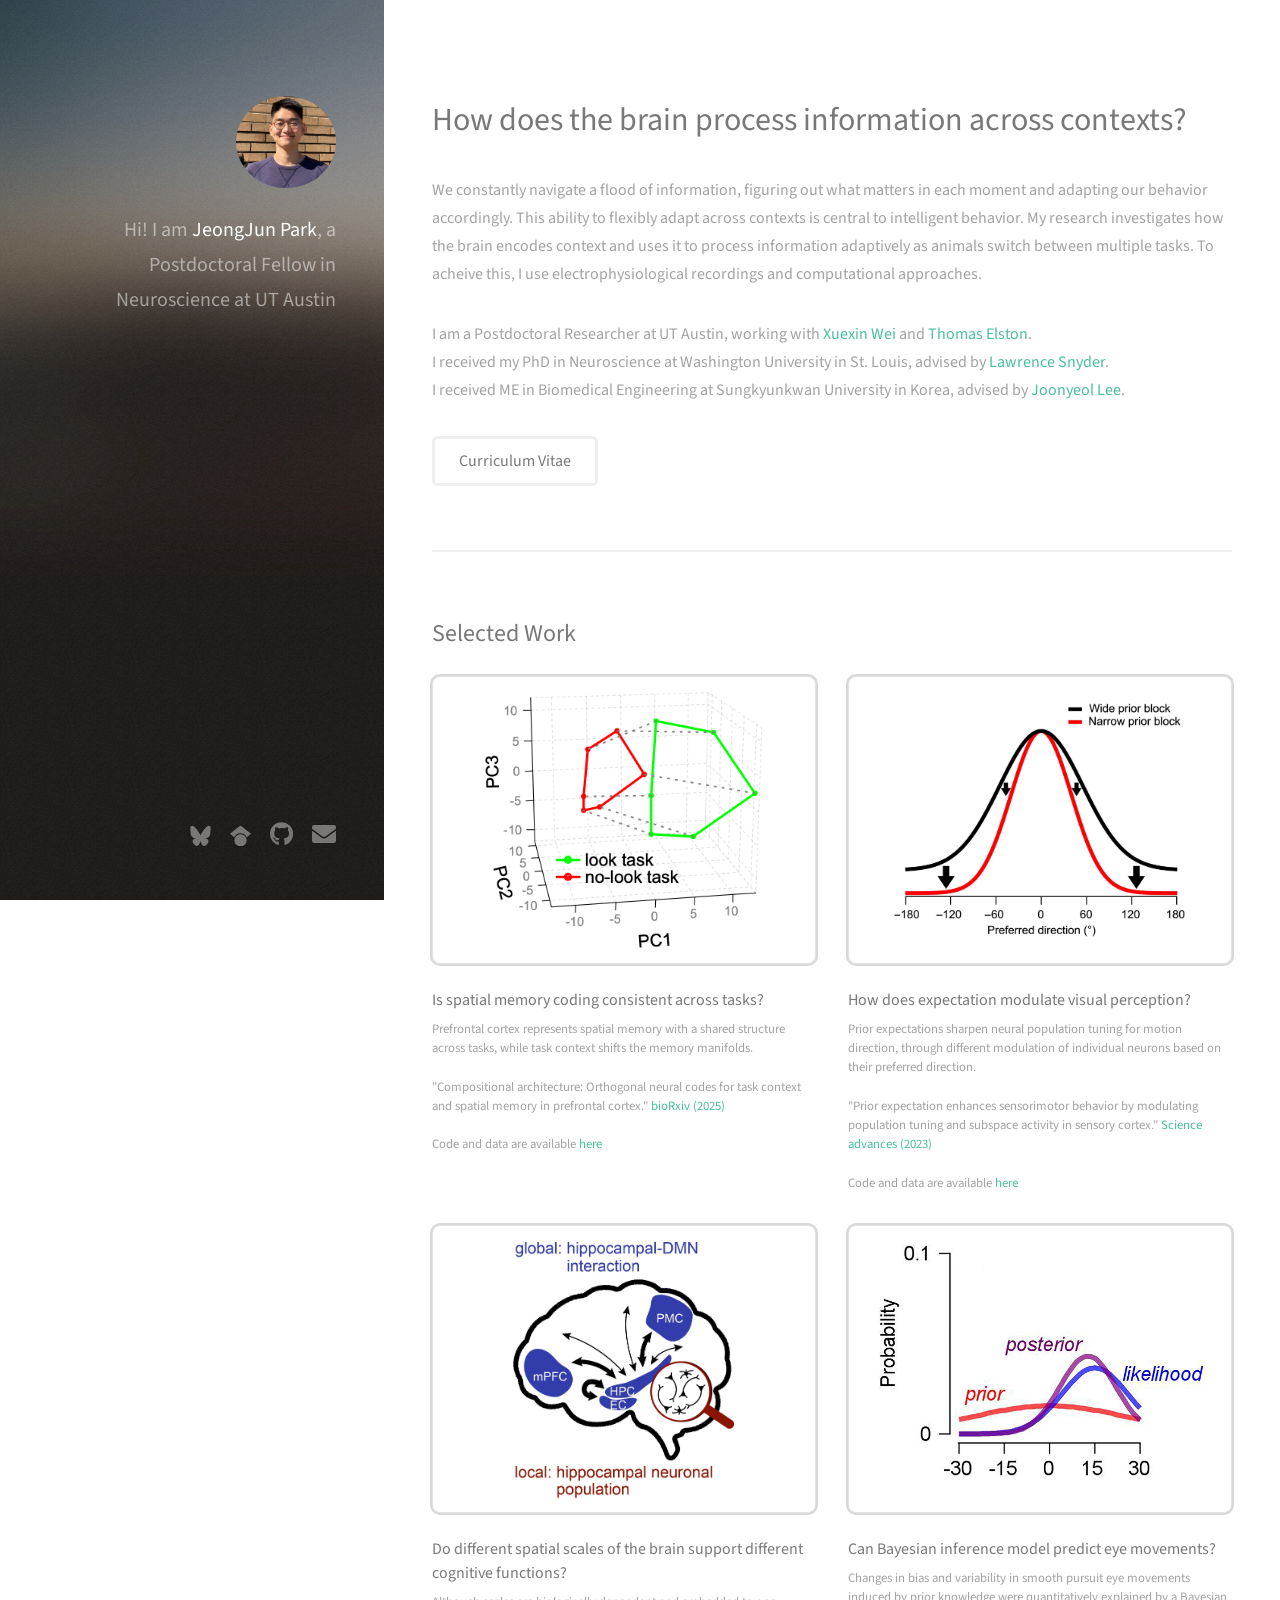
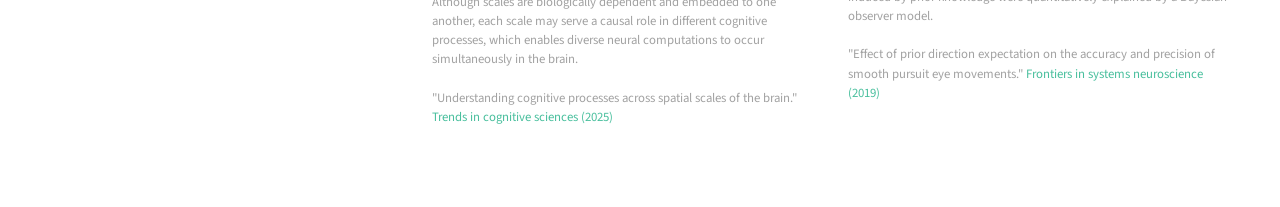
<file: index.html>
<!DOCTYPE HTML>
<!--
	Strata by HTML5 UP
	html5up.net | @ajlkn
	Free for personal and commercial use under the CCA 3.0 license (html5up.net/license)
-->
<html lang="en">

<head>
  <title>JeongJun Park | Computational and Systems Neuroscientist, UT Austin</title>
<meta name="description" content="JeongJun Park is a postdoctoral fellow in neuroscience at UT Austin, studying how the brain encodes context to guide flexible behavior using electrophysiology and computational modeling." />
<meta name="author" content="JeongJun Park" />
<link rel="canonical" href="https://pjjeongjun.github.io/" />
<meta property="og:type" content="profile" />
<meta property="og:title" content="JeongJun Park | Computational and Systems Neuroscientist, UT Austin" />
<meta property="og:description" content="Postdoctoral fellow in neuroscience at UT Austin, studying context, memory and flexible behavior in the brain." />
<meta property="og:url" content="https://pjjeongjun.github.io/" />
<meta property="og:image" content="https://pjjeongjun.github.io/images/me.jpeg" />
<meta name="twitter:card" content="summary" />
  <meta charset="utf-8" />
  <meta name="viewport" content="width=device-width, initial-scale=1" />
  <link rel="icon" href="/favicon_J.ico" type="image/x-icon">
  <link rel="stylesheet" href="assets/css/main.css" />
	<script type="application/ld+json">{"@context":"https://schema.org","@type":"Person","name":"JeongJun Park","jobTitle":"Postdoctoral Fellow","description":"Computational and systems neuroscientist studying how the brain encodes context to guide flexible behavior.","url":"https://pjjeongjun.github.io/","image":"https://pjjeongjun.github.io/images/me.jpeg","affiliation":{"@type":"CollegeOrUniversity","name":"The University of Texas at Austin"},"alumniOf":[{"@type":"CollegeOrUniversity","name":"Washington University in St. Louis"},{"@type":"CollegeOrUniversity","name":"Sungkyunkwan University"}],"knowsAbout":["Systems neuroscience","Computational neuroscience","Prefrontal cortex","Electrophysiology","Spatial working memory"],"sameAs":["https://scholar.google.com/citations?user=-ATBHAIAAAAJ&hl=en","https://github.com/pjjeongjun","https://bsky.app/profile/jeongjunpark.bsky.social","https://www.linkedin.com/in/jeongjun-park-054aa4225"]}</script>
</head>

<body class="is-preload">

	<!-- Header -->
	<header id="header">
		<div class="inner">
			<a href="#" class="image avatar"><img src="images/me.jpeg" alt="JeongJun Park" /></a>
			<h1>Hi! I am <strong>JeongJun Park</strong>,<br />
				a Postdoctoral Fellow <br />
				in Neuroscience at UT Austin
			</h1>
		</div>
	</header>

	<!-- Main -->
	<div id="main">

		<!-- One -->
		<section id="one">
			<header class="major">
				<h2>How does the brain process information across contexts?</h2>
			</header>
			<p> We constantly navigate a flood of information, figuring out what matters in each moment and adapting our
				behavior accordingly. This ability to flexibly adapt across contexts is central to intelligent behavior.
				My research investigates how the brain encodes context and uses it to process information adaptively as
				animals switch between multiple tasks. To acheive this, I use electrophysiological recordings and
				computational approaches.</p>
			<p>I am a Postdoctoral Researcher at
				UT Austin, working with
				<a href="https://sites.google.com/view/xxweineuraltheory/home" target="_blank" rel="noopener">
					Xuexin Wei</a> and
				<a href="https://www.elstonlab.org/" target="_blank" rel="noopener">
					Thomas Elston</a>.<br />
				I received my PhD in Neuroscience at
				Washington University in St. Louis, advised by
				<a href="https://neuroscience.wustl.edu/people/lawrence-snyder-md-phd/" target="_blank" rel="noopener">
					Lawrence Snyder</a>.<br />
				I received ME in Biomedical Engineering at Sungkyunkwan University in Korea, advised by
				<a href="https://semoconlab.com/people/current/" target="_blank" rel="noopener"> Joonyeol Lee</a>.
			</p>
			<ul class="actions">
				<li>
					<a href="assets/cv/CV_JeongJunPark.pdf" class="button" target="_blank" rel="noopener">
						Curriculum Vitae
					</a>
				</li>
			</ul>

		</section>

		<!-- Two -->
		<section id="two">
			<h2>Selected Work</h2>
			<div class="row">
				<article class="col-6 col-12-xsmall work-item">
					<a href="images/fulls/geometry.png" class="image fit thumb ar-square">
						<img src="images/fulls/geometry.png" alt="Orthogonal neural codes for task context and spatial memory in prefrontal cortex" />
					</a>
					<h3>Is spatial memory coding consistent across tasks?</h3>
					<p> Prefrontal cortex represents spatial memory with a shared structure across tasks, while task context shifts
						the memory manifolds.
						<br /><br />
						"Compositional architecture: Orthogonal neural codes for task context and spatial memory in
						prefrontal cortex."
						<a href="https://pmc.ncbi.nlm.nih.gov/articles/PMC11888474/" target="_blank"
							rel="noopener">bioRxiv (2025)</a>
						<br /><br />
						Code and data are available
						<a href="https://github.com/pjjeongjun/Compositional_Architecture" target="_blank"
							rel="noopener"> here </a>
					</p>
				</article>
				<article class="col-6 col-12-xsmall work-item">
					<a href="images/fulls/population_tuning.jpeg" class="image fit thumb scale-sm">
						<img src="images/fulls/population_tuning.jpeg" alt="Prior expectation sharpens neural population tuning in sensory cortex" />
					</a>
					<h3>How does expectation modulate visual perception?</h3>
					<p> Prior expectations sharpen neural population tuning for motion direction,
						through different modulation of individual neurons based on their preferred direction.
						<br /><br />
						"Prior expectation enhances sensorimotor behavior by modulating population tuning and subspace
						activity in sensory cortex."
						<a href="https://www.science.org/doi/full/10.1126/sciadv.adg4156" target="_blank"
							rel="noopener">Science advances (2023)</a>
						<br /><br />
						Code and data are available
						<a href="https://github.com/pjjeongjun/Prior_Expectation" target="_blank"
							rel="noopener"> here </a>
					</p>
				</article>
				<article class="col-6 col-12-xsmall work-item">
					<a href="images/fulls/spatial_scale.jpeg" class="image fit thumb ar-plot">
						<img src="images/fulls/spatial_scale.jpeg" alt="Cognitive processes across spatial scales of the brain" />
					</a>
					<h3>Do different spatial scales of the brain support different cognitive functions?</h3>
					<p> Although scales are biologically dependent and embedded to one another,
						each scale may serve a causal role in different cognitive processes,
						which enables diverse neural computations to occur simultaneously in the brain.
						<br /><br />
						"Understanding cognitive processes across spatial scales of the brain."
						<a href="https://www.cell.com/trends/cognitive-sciences/abstract/S1364-6613(24)00252-3"
							target="_blank" rel="noopener">Trends in cognitive sciences (2025)</a>
					</p>
				</article>

				<article class="col-6 col-12-xsmall work-item">
					<a href="images/fulls/bayes.jpg" class="image fit thumb ar-tall">
						<img src="images/fulls/bayes.jpg" alt="Bayesian observer model of smooth pursuit eye movements" />
					</a>
					<h3>Can Bayesian inference model predict eye movements?</h3>
					<p> Changes in bias and variability in smooth pursuit eye movements induced by prior knowledge
						were quantitatively explained by a Bayesian observer model.
						<br /><br />
						"Effect of prior direction expectation on the accuracy and precision of smooth pursuit eye
						movements."
						<a href="https://www.frontiersin.org/journals/systems-neuroscience/articles/10.3389/fnsys.2019.00071/full"
							target="_blank" rel="noopener">Frontiers in systems neuroscience (2019)</a>
					</p>
				</article>
			</div>
		</section>
		
	<!-- Footer -->
	<footer id="footer">
		<div class="inner">
			<ul class="icons">
				<li>
					<a href="https://bsky.app/profile/jeongjunpark.bsky.social" class="icon" target="_blank"
						rel="noopener">
						<img src="images/bluesky.svg" alt="Bluesky" class="svg-icon" />
					</a>
				</li>
				<li>
					<a href="https://scholar.google.com/citations?user=-ATBHAIAAAAJ&hl=en" class="icon" target="_blank"
						rel="noopener">
						<img src="images/scholar.svg" alt="Google Scholar" class="svg-icon" />
					</a>
				</li>
				<li>
					<a href="https://github.com/pjjeongjun" class="icon brands fa-github">
						<span class="label">Github</span>
					</a>
				</li>
				<li>
					<a href="mailto:skkujoon@gmail.com" class="icon solid fa-envelope">
						<span class="label">Email</span>
					</a>
				</li>
			</ul>
		</div>
	</footer>

	<!-- Scripts -->
	<script src="assets/js/jquery.min.js"></script>
	<script src="assets/js/jquery.poptrox.min.js"></script>
	<script src="assets/js/browser.min.js"></script>
	<script src="assets/js/breakpoints.min.js"></script>
	<script src="assets/js/util.js"></script>
	<script src="assets/js/main.js"></script>

</body>


</html>
</file>
<file: assets/css/main.css>
@import url("fontawesome-all.min.css");
@import url("https://fonts.googleapis.com/css?family=Source+Sans+Pro:400,400italic");

/*
	Strata by HTML5 UP
	html5up.net | @ajlkn
	Free for personal and commercial use under the CCA 3.0 license (html5up.net/license)
*/

html,
body,
div,
span,
applet,
object,
iframe,
h1,
h2,
h3,
h4,
h5,
h6,
p,
blockquote,
pre,
a,
abbr,
acronym,
address,
big,
cite,
code,
del,
dfn,
em,
img,
ins,
kbd,
q,
s,
samp,
small,
strike,
strong,
sub,
sup,
tt,
var,
b,
u,
i,
center,
dl,
dt,
dd,
ol,
ul,
li,
fieldset,
form,
label,
legend,
table,
caption,
tbody,
tfoot,
thead,
tr,
th,
td,
article,
aside,
canvas,
details,
embed,
figure,
figcaption,
footer,
header,
hgroup,
menu,
nav,
output,
ruby,
section,
summary,
time,
mark,
audio,
video {
	margin: 0;
	padding: 0;
	border: 0;
	font-size: 100%;
	font: inherit;
	vertical-align: baseline;
}

article,
aside,
details,
figcaption,
figure,
footer,
header,
hgroup,
menu,
nav,
section {
	display: block;
}

body {
	line-height: 1;
}

ol,
ul {
	list-style: none;
}

blockquote,
q {
	quotes: none;
}

blockquote:before,
blockquote:after,
q:before,
q:after {
	content: '';
	content: none;
}

table {
	border-collapse: collapse;
	border-spacing: 0;
}

body {
	-webkit-text-size-adjust: none;
}

mark {
	background-color: transparent;
	color: inherit;
}

input::-moz-focus-inner {
	border: 0;
	padding: 0;
}

input,
select,
textarea {
	-moz-appearance: none;
	-webkit-appearance: none;
	-ms-appearance: none;
	appearance: none;
}

/* Basic */

html {
	box-sizing: border-box;
}

*,
*:before,
*:after {
	box-sizing: inherit;
}

body {
	background: #fff;
}

body.is-preload *,
body.is-preload *:before,
body.is-preload *:after {
	-moz-animation: none !important;
	-webkit-animation: none !important;
	-ms-animation: none !important;
	animation: none !important;
	-moz-transition: none !important;
	-webkit-transition: none !important;
	-ms-transition: none !important;
	transition: none !important;
}

body,
input,
select,
textarea {
	color: #a2a2a2;
	font-family: "Source Sans Pro", Helvetica, sans-serif;
	font-size: 16pt;
	font-weight: 400;
	line-height: 1.75em;
}

a {
	-moz-transition: color 0.2s ease-in-out, border-color 0.2s ease-in-out;
	-webkit-transition: color 0.2s ease-in-out, border-color 0.2s ease-in-out;
	-ms-transition: color 0.2s ease-in-out, border-color 0.2s ease-in-out;
	transition: color 0.2s ease-in-out, border-color 0.2s ease-in-out;
	border-bottom: dotted 1px;
	color: #49bf9d;
	text-decoration: none;
}

a:hover {
	border-bottom-color: transparent;
	color: #49bf9d !important;
	text-decoration: none;
}

strong,
b {
	color: #787878;
	font-weight: 400;
}

em,
i {
	font-style: italic;
}

p {
	margin: 0 0 2em 0;
}

h1,
h2,
h3,
h4,
h5,
h6 {
	color: #787878;
	font-weight: 400;
	line-height: 1em;
	margin: 0 0 1em 0;
}

h1 a,
h2 a,
h3 a,
h4 a,
h5 a,
h6 a {
	color: inherit;
	text-decoration: none;
}

h1 {
	font-size: 2em;
	line-height: 1.5em;
}

h2 {
	font-size: 1.5em;
	line-height: 1.5em;
}

h3 {
	font-size: 1.25em;
	line-height: 1.5em;
}

h4 {
	font-size: 1.1em;
	line-height: 1.5em;
}

h5 {
	font-size: 0.9em;
	line-height: 1.5em;
}

h6 {
	font-size: 0.7em;
	line-height: 1.5em;
}

sub {
	font-size: 0.8em;
	position: relative;
	top: 0.5em;
}

sup {
	font-size: 0.8em;
	position: relative;
	top: -0.5em;
}

hr {
	border: 0;
	border-bottom: solid 2px #efefef;
	margin: 2em 0;
}

hr.major {
	margin: 3em 0;
}

blockquote {
	border-left: solid 6px #efefef;
	font-style: italic;
	margin: 0 0 2em 0;
	padding: 0.5em 0 0.5em 1.5em;
}

code {
	background: #f7f7f7;
	border-radius: 0.35em;
	border: solid 2px #efefef;
	font-family: "Courier New", monospace;
	font-size: 0.9em;
	margin: 0 0.25em;
	padding: 0.25em 0.65em;
}

pre {
	-webkit-overflow-scrolling: touch;
	font-family: "Courier New", monospace;
	font-size: 0.9em;
	margin: 0 0 2em 0;
}

pre code {
	display: block;
	line-height: 1.75em;
	padding: 1em 1.5em;
	overflow-x: auto;
}

.align-left {
	text-align: left;
}

.align-center {
	text-align: center;
}

.align-right {
	text-align: right;
}

/* Container */

.container {
	margin: 0 auto;
	max-width: calc(100% - 4em);
	width: 100%;
}

.container.xsmall {
	width: 25%;
}

.container.small {
	width: 50%;
}

.container.medium {
	width: 75%;
}

.container.large {
	width: 125%;
}

.container.xlarge {
	width: 150%;
}

.container.max {
	width: 100%;
}

@media screen and (max-width: 980px) {

	.container {
		width: 100% !important;
		max-width: 100% !important;
	}

}

@media screen and (max-width: 480px) {

	.container {
		max-width: calc(100% - 3em);
	}

}

/* Row */

.row {
	display: flex;
	flex-wrap: wrap;
	box-sizing: border-box;
	align-items: stretch;
}

.row>* {
	box-sizing: border-box;
}

.row.gtr-uniform>*> :last-child {
	margin-bottom: 0;
}

.row.aln-left {
	justify-content: flex-start;
}

.row.aln-center {
	justify-content: center;
}

.row.aln-right {
	justify-content: flex-end;
}

.row.aln-top {
	align-items: flex-start;
}

.row.aln-middle {
	align-items: center;
}

.row.aln-bottom {
	align-items: flex-end;
}

.row>.imp {
	order: -1;
}

.row>.col-1 {
	width: 8.33333%;
}

.row>.off-1 {
	margin-left: 8.33333%;
}

.row>.col-2 {
	width: 16.66667%;
}

.row>.off-2 {
	margin-left: 16.66667%;
}

.row>.col-3 {
	width: 25%;
}

.row>.off-3 {
	margin-left: 25%;
}

.row>.col-4 {
	width: 33.33333%;
}

.row>.off-4 {
	margin-left: 33.33333%;
}

.row>.col-5 {
	width: 41.66667%;
}

.row>.off-5 {
	margin-left: 41.66667%;
}

.row>.col-6 {
	width: 50%;
}

.row>.off-6 {
	margin-left: 50%;
}

.row>.col-7 {
	width: 58.33333%;
}

.row>.off-7 {
	margin-left: 58.33333%;
}

.row>.col-8 {
	width: 66.66667%;
}

.row>.off-8 {
	margin-left: 66.66667%;
}

.row>.col-9 {
	width: 75%;
}

.row>.off-9 {
	margin-left: 75%;
}

.row>.col-10 {
	width: 83.33333%;
}

.row>.off-10 {
	margin-left: 83.33333%;
}

.row>.col-11 {
	width: 91.66667%;
}

.row>.off-11 {
	margin-left: 91.66667%;
}

.row>.col-12 {
	width: 100%;
}

.row>.off-12 {
	margin-left: 100%;
}

.row.gtr-0 {
	margin-top: 0;
	margin-left: 0em;
}

.row.gtr-0>* {
	padding: 0 0 0 0em;
}

.row.gtr-0.gtr-uniform {
	margin-top: 0em;
}

.row.gtr-0.gtr-uniform>* {
	padding-top: 0em;
}

.row.gtr-25 {
	margin-top: 0;
	margin-left: -0.625em;
}

.row.gtr-25>* {
	padding: 0 0 0 0.625em;
}

.row.gtr-25.gtr-uniform {
	margin-top: -0.625em;
}

.row.gtr-25.gtr-uniform>* {
	padding-top: 0.625em;
}

.row.gtr-50 {
	margin-top: 0;
	margin-left: -1.25em;
}

.row.gtr-50>* {
	padding: 0 0 0 1.25em;
}

.row.gtr-50.gtr-uniform {
	margin-top: -1.25em;
}

.row.gtr-50.gtr-uniform>* {
	padding-top: 1.25em;
}

.row {
	margin-top: 0;
	margin-left: -2.5em;
}

.row>* {
	padding: 0 0 0 2.5em;
}

.row.gtr-uniform {
	margin-top: -2.5em;
}

.row.gtr-uniform>* {
	padding-top: 2.5em;
}

.row.gtr-150 {
	margin-top: 0;
	margin-left: -3.75em;
}

.row.gtr-150>* {
	padding: 0 0 0 3.75em;
}

.row.gtr-150.gtr-uniform {
	margin-top: -3.75em;
}

.row.gtr-150.gtr-uniform>* {
	padding-top: 3.75em;
}

.row.gtr-200 {
	margin-top: 0;
	margin-left: -5em;
}

.row.gtr-200>* {
	padding: 0 0 0 5em;
}

.row.gtr-200.gtr-uniform {
	margin-top: -5em;
}

.row.gtr-200.gtr-uniform>* {
	padding-top: 5em;
}

@media screen and (max-width: 1800px) {

	.row {
		display: flex;
		flex-wrap: wrap;
		box-sizing: border-box;
		align-items: stretch;
	}

	.row>* {
		box-sizing: border-box;
	}

	.row.gtr-uniform>*> :last-child {
		margin-bottom: 0;
	}

	.row.aln-left {
		justify-content: flex-start;
	}

	.row.aln-center {
		justify-content: center;
	}

	.row.aln-right {
		justify-content: flex-end;
	}

	.row.aln-top {
		align-items: flex-start;
	}

	.row.aln-middle {
		align-items: center;
	}

	.row.aln-bottom {
		align-items: flex-end;
	}

	.row>.imp-xlarge {
		order: -1;
	}

	.row>.col-1-xlarge {
		width: 8.33333%;
	}

	.row>.off-1-xlarge {
		margin-left: 8.33333%;
	}

	.row>.col-2-xlarge {
		width: 16.66667%;
	}

	.row>.off-2-xlarge {
		margin-left: 16.66667%;
	}

	.row>.col-3-xlarge {
		width: 25%;
	}

	.row>.off-3-xlarge {
		margin-left: 25%;
	}

	.row>.col-4-xlarge {
		width: 33.33333%;
	}

	.row>.off-4-xlarge {
		margin-left: 33.33333%;
	}

	.row>.col-5-xlarge {
		width: 41.66667%;
	}

	.row>.off-5-xlarge {
		margin-left: 41.66667%;
	}

	.row>.col-6-xlarge {
		width: 50%;
	}

	.row>.off-6-xlarge {
		margin-left: 50%;
	}

	.row>.col-7-xlarge {
		width: 58.33333%;
	}

	.row>.off-7-xlarge {
		margin-left: 58.33333%;
	}

	.row>.col-8-xlarge {
		width: 66.66667%;
	}

	.row>.off-8-xlarge {
		margin-left: 66.66667%;
	}

	.row>.col-9-xlarge {
		width: 75%;
	}

	.row>.off-9-xlarge {
		margin-left: 75%;
	}

	.row>.col-10-xlarge {
		width: 83.33333%;
	}

	.row>.off-10-xlarge {
		margin-left: 83.33333%;
	}

	.row>.col-11-xlarge {
		width: 91.66667%;
	}

	.row>.off-11-xlarge {
		margin-left: 91.66667%;
	}

	.row>.col-12-xlarge {
		width: 100%;
	}

	.row>.off-12-xlarge {
		margin-left: 100%;
	}

	.row.gtr-0 {
		margin-top: 0;
		margin-left: 0em;
	}

	.row.gtr-0>* {
		padding: 0 0 0 0em;
	}

	.row.gtr-0.gtr-uniform {
		margin-top: 0em;
	}

	.row.gtr-0.gtr-uniform>* {
		padding-top: 0em;
	}

	.row.gtr-25 {
		margin-top: 0;
		margin-left: -0.625em;
	}

	.row.gtr-25>* {
		padding: 0 0 0 0.625em;
	}

	.row.gtr-25.gtr-uniform {
		margin-top: -0.625em;
	}

	.row.gtr-25.gtr-uniform>* {
		padding-top: 0.625em;
	}

	.row.gtr-50 {
		margin-top: 0;
		margin-left: -1.25em;
	}

	.row.gtr-50>* {
		padding: 0 0 0 1.25em;
	}

	.row.gtr-50.gtr-uniform {
		margin-top: -1.25em;
	}

	.row.gtr-50.gtr-uniform>* {
		padding-top: 1.25em;
	}

	.row {
		margin-top: 0;
		margin-left: -2.5em;
	}

	.row>* {
		padding: 0 0 0 2.5em;
	}

	.row.gtr-uniform {
		margin-top: -2.5em;
	}

	.row.gtr-uniform>* {
		padding-top: 2.5em;
	}

	.row.gtr-150 {
		margin-top: 0;
		margin-left: -3.75em;
	}

	.row.gtr-150>* {
		padding: 0 0 0 3.75em;
	}

	.row.gtr-150.gtr-uniform {
		margin-top: -3.75em;
	}

	.row.gtr-150.gtr-uniform>* {
		padding-top: 3.75em;
	}

	.row.gtr-200 {
		margin-top: 0;
		margin-left: -5em;
	}

	.row.gtr-200>* {
		padding: 0 0 0 5em;
	}

	.row.gtr-200.gtr-uniform {
		margin-top: -5em;
	}

	.row.gtr-200.gtr-uniform>* {
		padding-top: 5em;
	}

}

@media screen and (max-width: 1280px) {

	.row {
		display: flex;
		flex-wrap: wrap;
		box-sizing: border-box;
		align-items: stretch;
	}

	.row>* {
		box-sizing: border-box;
	}

	.row.gtr-uniform>*> :last-child {
		margin-bottom: 0;
	}

	.row.aln-left {
		justify-content: flex-start;
	}

	.row.aln-center {
		justify-content: center;
	}

	.row.aln-right {
		justify-content: flex-end;
	}

	.row.aln-top {
		align-items: flex-start;
	}

	.row.aln-middle {
		align-items: center;
	}

	.row.aln-bottom {
		align-items: flex-end;
	}

	.row>.imp-large {
		order: -1;
	}

	.row>.col-1-large {
		width: 8.33333%;
	}

	.row>.off-1-large {
		margin-left: 8.33333%;
	}

	.row>.col-2-large {
		width: 16.66667%;
	}

	.row>.off-2-large {
		margin-left: 16.66667%;
	}

	.row>.col-3-large {
		width: 25%;
	}

	.row>.off-3-large {
		margin-left: 25%;
	}

	.row>.col-4-large {
		width: 33.33333%;
	}

	.row>.off-4-large {
		margin-left: 33.33333%;
	}

	.row>.col-5-large {
		width: 41.66667%;
	}

	.row>.off-5-large {
		margin-left: 41.66667%;
	}

	.row>.col-6-large {
		width: 50%;
	}

	.row>.off-6-large {
		margin-left: 50%;
	}

	.row>.col-7-large {
		width: 58.33333%;
	}

	.row>.off-7-large {
		margin-left: 58.33333%;
	}

	.row>.col-8-large {
		width: 66.66667%;
	}

	.row>.off-8-large {
		margin-left: 66.66667%;
	}

	.row>.col-9-large {
		width: 75%;
	}

	.row>.off-9-large {
		margin-left: 75%;
	}

	.row>.col-10-large {
		width: 83.33333%;
	}

	.row>.off-10-large {
		margin-left: 83.33333%;
	}

	.row>.col-11-large {
		width: 91.66667%;
	}

	.row>.off-11-large {
		margin-left: 91.66667%;
	}

	.row>.col-12-large {
		width: 100%;
	}

	.row>.off-12-large {
		margin-left: 100%;
	}

	.row.gtr-0 {
		margin-top: 0;
		margin-left: 0em;
	}

	.row.gtr-0>* {
		padding: 0 0 0 0em;
	}

	.row.gtr-0.gtr-uniform {
		margin-top: 0em;
	}

	.row.gtr-0.gtr-uniform>* {
		padding-top: 0em;
	}

	.row.gtr-25 {
		margin-top: 0;
		margin-left: -0.5em;
	}

	.row.gtr-25>* {
		padding: 0 0 0 0.5em;
	}

	.row.gtr-25.gtr-uniform {
		margin-top: -0.5em;
	}

	.row.gtr-25.gtr-uniform>* {
		padding-top: 0.5em;
	}

	.row.gtr-50 {
		margin-top: 0;
		margin-left: -1em;
	}

	.row.gtr-50>* {
		padding: 0 0 0 1em;
	}

	.row.gtr-50.gtr-uniform {
		margin-top: -1em;
	}

	.row.gtr-50.gtr-uniform>* {
		padding-top: 1em;
	}

	.row {
		margin-top: 0;
		margin-left: -2em;
	}

	.row>* {
		padding: 0 0 0 2em;
	}

	.row.gtr-uniform {
		margin-top: -2em;
	}

	.row.gtr-uniform>* {
		padding-top: 2em;
	}

	.row.gtr-150 {
		margin-top: 0;
		margin-left: -3em;
	}

	.row.gtr-150>* {
		padding: 0 0 0 3em;
	}

	.row.gtr-150.gtr-uniform {
		margin-top: -3em;
	}

	.row.gtr-150.gtr-uniform>* {
		padding-top: 3em;
	}

	.row.gtr-200 {
		margin-top: 0;
		margin-left: -4em;
	}

	.row.gtr-200>* {
		padding: 0 0 0 4em;
	}

	.row.gtr-200.gtr-uniform {
		margin-top: -4em;
	}

	.row.gtr-200.gtr-uniform>* {
		padding-top: 4em;
	}

}

@media screen and (max-width: 980px) {

	.row {
		display: flex;
		flex-wrap: wrap;
		box-sizing: border-box;
		align-items: stretch;
	}

	.row>* {
		box-sizing: border-box;
	}

	.row.gtr-uniform>*> :last-child {
		margin-bottom: 0;
	}

	.row.aln-left {
		justify-content: flex-start;
	}

	.row.aln-center {
		justify-content: center;
	}

	.row.aln-right {
		justify-content: flex-end;
	}

	.row.aln-top {
		align-items: flex-start;
	}

	.row.aln-middle {
		align-items: center;
	}

	.row.aln-bottom {
		align-items: flex-end;
	}

	.row>.imp-medium {
		order: -1;
	}

	.row>.col-1-medium {
		width: 8.33333%;
	}

	.row>.off-1-medium {
		margin-left: 8.33333%;
	}

	.row>.col-2-medium {
		width: 16.66667%;
	}

	.row>.off-2-medium {
		margin-left: 16.66667%;
	}

	.row>.col-3-medium {
		width: 25%;
	}

	.row>.off-3-medium {
		margin-left: 25%;
	}

	.row>.col-4-medium {
		width: 33.33333%;
	}

	.row>.off-4-medium {
		margin-left: 33.33333%;
	}

	.row>.col-5-medium {
		width: 41.66667%;
	}

	.row>.off-5-medium {
		margin-left: 41.66667%;
	}

	.row>.col-6-medium {
		width: 50%;
	}

	.row>.off-6-medium {
		margin-left: 50%;
	}

	.row>.col-7-medium {
		width: 58.33333%;
	}

	.row>.off-7-medium {
		margin-left: 58.33333%;
	}

	.row>.col-8-medium {
		width: 66.66667%;
	}

	.row>.off-8-medium {
		margin-left: 66.66667%;
	}

	.row>.col-9-medium {
		width: 75%;
	}

	.row>.off-9-medium {
		margin-left: 75%;
	}

	.row>.col-10-medium {
		width: 83.33333%;
	}

	.row>.off-10-medium {
		margin-left: 83.33333%;
	}

	.row>.col-11-medium {
		width: 91.66667%;
	}

	.row>.off-11-medium {
		margin-left: 91.66667%;
	}

	.row>.col-12-medium {
		width: 100%;
	}

	.row>.off-12-medium {
		margin-left: 100%;
	}

	.row.gtr-0 {
		margin-top: 0;
		margin-left: 0em;
	}

	.row.gtr-0>* {
		padding: 0 0 0 0em;
	}

	.row.gtr-0.gtr-uniform {
		margin-top: 0em;
	}

	.row.gtr-0.gtr-uniform>* {
		padding-top: 0em;
	}

	.row.gtr-25 {
		margin-top: 0;
		margin-left: -0.5em;
	}

	.row.gtr-25>* {
		padding: 0 0 0 0.5em;
	}

	.row.gtr-25.gtr-uniform {
		margin-top: -0.5em;
	}

	.row.gtr-25.gtr-uniform>* {
		padding-top: 0.5em;
	}

	.row.gtr-50 {
		margin-top: 0;
		margin-left: -1em;
	}

	.row.gtr-50>* {
		padding: 0 0 0 1em;
	}

	.row.gtr-50.gtr-uniform {
		margin-top: -1em;
	}

	.row.gtr-50.gtr-uniform>* {
		padding-top: 1em;
	}

	.row {
		margin-top: 0;
		margin-left: -2em;
	}

	.row>* {
		padding: 0 0 0 2em;
	}

	.row.gtr-uniform {
		margin-top: -2em;
	}

	.row.gtr-uniform>* {
		padding-top: 2em;
	}

	.row.gtr-150 {
		margin-top: 0;
		margin-left: -3em;
	}

	.row.gtr-150>* {
		padding: 0 0 0 3em;
	}

	.row.gtr-150.gtr-uniform {
		margin-top: -3em;
	}

	.row.gtr-150.gtr-uniform>* {
		padding-top: 3em;
	}

	.row.gtr-200 {
		margin-top: 0;
		margin-left: -4em;
	}

	.row.gtr-200>* {
		padding: 0 0 0 4em;
	}

	.row.gtr-200.gtr-uniform {
		margin-top: -4em;
	}

	.row.gtr-200.gtr-uniform>* {
		padding-top: 4em;
	}

}

@media screen and (max-width: 736px) {

	.row {
		display: flex;
		flex-wrap: wrap;
		box-sizing: border-box;
		align-items: stretch;
	}

	.row>* {
		box-sizing: border-box;
	}

	.row.gtr-uniform>*> :last-child {
		margin-bottom: 0;
	}

	.row.aln-left {
		justify-content: flex-start;
	}

	.row.aln-center {
		justify-content: center;
	}

	.row.aln-right {
		justify-content: flex-end;
	}

	.row.aln-top {
		align-items: flex-start;
	}

	.row.aln-middle {
		align-items: center;
	}

	.row.aln-bottom {
		align-items: flex-end;
	}

	.row>.imp-small {
		order: -1;
	}

	.row>.col-1-small {
		width: 8.33333%;
	}

	.row>.off-1-small {
		margin-left: 8.33333%;
	}

	.row>.col-2-small {
		width: 16.66667%;
	}

	.row>.off-2-small {
		margin-left: 16.66667%;
	}

	.row>.col-3-small {
		width: 25%;
	}

	.row>.off-3-small {
		margin-left: 25%;
	}

	.row>.col-4-small {
		width: 33.33333%;
	}

	.row>.off-4-small {
		margin-left: 33.33333%;
	}

	.row>.col-5-small {
		width: 41.66667%;
	}

	.row>.off-5-small {
		margin-left: 41.66667%;
	}

	.row>.col-6-small {
		width: 50%;
	}

	.row>.off-6-small {
		margin-left: 50%;
	}

	.row>.col-7-small {
		width: 58.33333%;
	}

	.row>.off-7-small {
		margin-left: 58.33333%;
	}

	.row>.col-8-small {
		width: 66.66667%;
	}

	.row>.off-8-small {
		margin-left: 66.66667%;
	}

	.row>.col-9-small {
		width: 75%;
	}

	.row>.off-9-small {
		margin-left: 75%;
	}

	.row>.col-10-small {
		width: 83.33333%;
	}

	.row>.off-10-small {
		margin-left: 83.33333%;
	}

	.row>.col-11-small {
		width: 91.66667%;
	}

	.row>.off-11-small {
		margin-left: 91.66667%;
	}

	.row>.col-12-small {
		width: 100%;
	}

	.row>.off-12-small {
		margin-left: 100%;
	}

	.row.gtr-0 {
		margin-top: 0;
		margin-left: 0em;
	}

	.row.gtr-0>* {
		padding: 0 0 0 0em;
	}

	.row.gtr-0.gtr-uniform {
		margin-top: 0em;
	}

	.row.gtr-0.gtr-uniform>* {
		padding-top: 0em;
	}

	.row.gtr-25 {
		margin-top: 0;
		margin-left: -0.375em;
	}

	.row.gtr-25>* {
		padding: 0 0 0 0.375em;
	}

	.row.gtr-25.gtr-uniform {
		margin-top: -0.375em;
	}

	.row.gtr-25.gtr-uniform>* {
		padding-top: 0.375em;
	}

	.row.gtr-50 {
		margin-top: 0;
		margin-left: -0.75em;
	}

	.row.gtr-50>* {
		padding: 0 0 0 0.75em;
	}

	.row.gtr-50.gtr-uniform {
		margin-top: -0.75em;
	}

	.row.gtr-50.gtr-uniform>* {
		padding-top: 0.75em;
	}

	.row {
		margin-top: 0;
		margin-left: -1.5em;
	}

	.row>* {
		padding: 0 0 0 1.5em;
	}

	.row.gtr-uniform {
		margin-top: -1.5em;
	}

	.row.gtr-uniform>* {
		padding-top: 1.5em;
	}

	.row.gtr-150 {
		margin-top: 0;
		margin-left: -2.25em;
	}

	.row.gtr-150>* {
		padding: 0 0 0 2.25em;
	}

	.row.gtr-150.gtr-uniform {
		margin-top: -2.25em;
	}

	.row.gtr-150.gtr-uniform>* {
		padding-top: 2.25em;
	}

	.row.gtr-200 {
		margin-top: 0;
		margin-left: -3em;
	}

	.row.gtr-200>* {
		padding: 0 0 0 3em;
	}

	.row.gtr-200.gtr-uniform {
		margin-top: -3em;
	}

	.row.gtr-200.gtr-uniform>* {
		padding-top: 3em;
	}

}

@media screen and (max-width: 480px) {

	.row {
		display: flex;
		flex-wrap: wrap;
		box-sizing: border-box;
		align-items: stretch;
	}

	.row>* {
		box-sizing: border-box;
	}

	.row.gtr-uniform>*> :last-child {
		margin-bottom: 0;
	}

	.row.aln-left {
		justify-content: flex-start;
	}

	.row.aln-center {
		justify-content: center;
	}

	.row.aln-right {
		justify-content: flex-end;
	}

	.row.aln-top {
		align-items: flex-start;
	}

	.row.aln-middle {
		align-items: center;
	}

	.row.aln-bottom {
		align-items: flex-end;
	}

	.row>.imp-xsmall {
		order: -1;
	}

	.row>.col-1-xsmall {
		width: 8.33333%;
	}

	.row>.off-1-xsmall {
		margin-left: 8.33333%;
	}

	.row>.col-2-xsmall {
		width: 16.66667%;
	}

	.row>.off-2-xsmall {
		margin-left: 16.66667%;
	}

	.row>.col-3-xsmall {
		width: 25%;
	}

	.row>.off-3-xsmall {
		margin-left: 25%;
	}

	.row>.col-4-xsmall {
		width: 33.33333%;
	}

	.row>.off-4-xsmall {
		margin-left: 33.33333%;
	}

	.row>.col-5-xsmall {
		width: 41.66667%;
	}

	.row>.off-5-xsmall {
		margin-left: 41.66667%;
	}

	.row>.col-6-xsmall {
		width: 50%;
	}

	.row>.off-6-xsmall {
		margin-left: 50%;
	}

	.row>.col-7-xsmall {
		width: 58.33333%;
	}

	.row>.off-7-xsmall {
		margin-left: 58.33333%;
	}

	.row>.col-8-xsmall {
		width: 66.66667%;
	}

	.row>.off-8-xsmall {
		margin-left: 66.66667%;
	}

	.row>.col-9-xsmall {
		width: 75%;
	}

	.row>.off-9-xsmall {
		margin-left: 75%;
	}

	.row>.col-10-xsmall {
		width: 83.33333%;
	}

	.row>.off-10-xsmall {
		margin-left: 83.33333%;
	}

	.row>.col-11-xsmall {
		width: 91.66667%;
	}

	.row>.off-11-xsmall {
		margin-left: 91.66667%;
	}

	.row>.col-12-xsmall {
		width: 100%;
	}

	.row>.off-12-xsmall {
		margin-left: 100%;
	}

	.row.gtr-0 {
		margin-top: 0;
		margin-left: 0em;
	}

	.row.gtr-0>* {
		padding: 0 0 0 0em;
	}

	.row.gtr-0.gtr-uniform {
		margin-top: 0em;
	}

	.row.gtr-0.gtr-uniform>* {
		padding-top: 0em;
	}

	.row.gtr-25 {
		margin-top: 0;
		margin-left: -0.375em;
	}

	.row.gtr-25>* {
		padding: 0 0 0 0.375em;
	}

	.row.gtr-25.gtr-uniform {
		margin-top: -0.375em;
	}

	.row.gtr-25.gtr-uniform>* {
		padding-top: 0.375em;
	}

	.row.gtr-50 {
		margin-top: 0;
		margin-left: -0.75em;
	}

	.row.gtr-50>* {
		padding: 0 0 0 0.75em;
	}

	.row.gtr-50.gtr-uniform {
		margin-top: -0.75em;
	}

	.row.gtr-50.gtr-uniform>* {
		padding-top: 0.75em;
	}

	.row {
		margin-top: 0;
		margin-left: -1.5em;
	}

	.row>* {
		padding: 0 0 0 1.5em;
	}

	.row.gtr-uniform {
		margin-top: -1.5em;
	}

	.row.gtr-uniform>* {
		padding-top: 1.5em;
	}

	.row.gtr-150 {
		margin-top: 0;
		margin-left: -2.25em;
	}

	.row.gtr-150>* {
		padding: 0 0 0 2.25em;
	}

	.row.gtr-150.gtr-uniform {
		margin-top: -2.25em;
	}

	.row.gtr-150.gtr-uniform>* {
		padding-top: 2.25em;
	}

	.row.gtr-200 {
		margin-top: 0;
		margin-left: -3em;
	}

	.row.gtr-200>* {
		padding: 0 0 0 3em;
	}

	.row.gtr-200.gtr-uniform {
		margin-top: -3em;
	}

	.row.gtr-200.gtr-uniform>* {
		padding-top: 3em;
	}

}

/* Section/Article */

section.special,
article.special {
	text-align: center;
}

header p {
	color: #b2b2b2;
	position: relative;
	margin: 0 0 1.5em 0;
}

header h2+p {
	font-size: 1.25em;
	margin-top: -1em;
	line-height: 1.5em;
}

header h3+p {
	font-size: 1.1em;
	margin-top: -0.8em;
	line-height: 1.5em;
}

header h4+p,
header h5+p,
header h6+p {
	font-size: 0.9em;
	margin-top: -0.6em;
	line-height: 1.5em;
}

header.major h2 {
	font-size: 2em;
}

/* Form */

form {
	margin: 0 0 2em 0;
}

label {
	color: #787878;
	display: block;
	font-size: 0.9em;
	font-weight: 400;
	margin: 0 0 1em 0;
}

input[type="text"],
input[type="password"],
input[type="email"],
select,
textarea {
	-moz-appearance: none;
	-webkit-appearance: none;
	-ms-appearance: none;
	appearance: none;
	background: #f7f7f7;
	border-radius: 0.35em;
	border: solid 2px transparent;
	color: inherit;
	display: block;
	outline: 0;
	padding: 0 0.75em;
	text-decoration: none;
	width: 100%;
}

input[type="text"]:invalid,
input[type="password"]:invalid,
input[type="email"]:invalid,
select:invalid,
textarea:invalid {
	box-shadow: none;
}

input[type="text"]:focus,
input[type="password"]:focus,
input[type="email"]:focus,
select:focus,
textarea:focus {
	border-color: #49bf9d;
}

select {
	background-image: url("data:image/svg+xml;charset=utf8,%3Csvg xmlns='http://www.w3.org/2000/svg' width='40' height='40' preserveAspectRatio='none' viewBox='0 0 40 40'%3E%3Cpath d='M9.4,12.3l10.4,10.4l10.4-10.4c0.2-0.2,0.5-0.4,0.9-0.4c0.3,0,0.6,0.1,0.9,0.4l3.3,3.3c0.2,0.2,0.4,0.5,0.4,0.9 c0,0.4-0.1,0.6-0.4,0.9L20.7,31.9c-0.2,0.2-0.5,0.4-0.9,0.4c-0.3,0-0.6-0.1-0.9-0.4L4.3,17.3c-0.2-0.2-0.4-0.5-0.4-0.9 c0-0.4,0.1-0.6,0.4-0.9l3.3-3.3c0.2-0.2,0.5-0.4,0.9-0.4S9.1,12.1,9.4,12.3z' fill='%23dfdfdf' /%3E%3C/svg%3E");
	background-size: 1.25rem;
	background-repeat: no-repeat;
	background-position: calc(100% - 1rem) center;
	height: 2.75em;
	padding-right: 2.75em;
	text-overflow: ellipsis;
}

select option {
	color: #787878;
	background: #fff;
}

select:focus::-ms-value {
	background-color: transparent;
}

select::-ms-expand {
	display: none;
}

input[type="text"],
input[type="password"],
input[type="email"],
select {
	height: 2.75em;
}

textarea {
	padding: 0.75em;
}

input[type="checkbox"],
input[type="radio"] {
	-moz-appearance: none;
	-webkit-appearance: none;
	-ms-appearance: none;
	appearance: none;
	display: block;
	float: left;
	margin-right: -2em;
	opacity: 0;
	width: 1em;
	z-index: -1;
}

input[type="checkbox"]+label,
input[type="radio"]+label {
	text-decoration: none;
	color: #a2a2a2;
	cursor: pointer;
	display: inline-block;
	font-size: 1em;
	font-weight: 400;
	padding-left: 2.4em;
	padding-right: 0.75em;
	position: relative;
}

input[type="checkbox"]+label:before,
input[type="radio"]+label:before {
	-moz-osx-font-smoothing: grayscale;
	-webkit-font-smoothing: antialiased;
	display: inline-block;
	font-style: normal;
	font-variant: normal;
	text-rendering: auto;
	line-height: 1;
	text-transform: none !important;
	font-family: 'Font Awesome 5 Free';
	font-weight: 900;
}

input[type="checkbox"]+label:before,
input[type="radio"]+label:before {
	background: #f7f7f7;
	border-radius: 0.35em;
	border: solid 2px transparent;
	content: '';
	display: inline-block;
	font-size: 0.8em;
	height: 2.0625em;
	left: 0;
	line-height: 1.85625em;
	position: absolute;
	text-align: center;
	top: 0;
	width: 2.0625em;
}

input[type="checkbox"]:checked+label:before,
input[type="radio"]:checked+label:before {
	background: #787878;
	border-color: #787878;
	color: #fff;
	content: '\f00c';
}

input[type="checkbox"]:focus+label:before,
input[type="radio"]:focus+label:before {
	border-color: #49bf9d;
}

input[type="checkbox"]+label:before {
	border-radius: 0.35em;
}

input[type="radio"]+label:before {
	border-radius: 100%;
}

::-webkit-input-placeholder {
	color: #b2b2b2 !important;
	opacity: 1.0;
}

:-moz-placeholder {
	color: #b2b2b2 !important;
	opacity: 1.0;
}

::-moz-placeholder {
	color: #b2b2b2 !important;
	opacity: 1.0;
}

:-ms-input-placeholder {
	color: #b2b2b2 !important;
	opacity: 1.0;
}

/* Box */

.box {
	border-radius: 0.35em;
	border: solid 2px #efefef;
	margin-bottom: 2em;
	padding: 1.5em;
}

.box> :last-child,
.box> :last-child> :last-child,
.box> :last-child> :last-child> :last-child {
	margin-bottom: 0;
}

.box.alt {
	border: 0;
	border-radius: 0;
	padding: 0;
}

/* Icon */

.icon {
	text-decoration: none;
	border-bottom: none;
	position: relative;
}

.icon:before {
	-moz-osx-font-smoothing: grayscale;
	-webkit-font-smoothing: antialiased;
	display: inline-block;
	font-style: normal;
	font-variant: normal;
	text-rendering: auto;
	line-height: 1;
	text-transform: none !important;
	font-family: 'Font Awesome 5 Free';
	font-weight: 400;
}

.icon>.label {
	display: none;
}

.icon:before {
	line-height: inherit;
}

.icon.solid:before {
	font-weight: 900;
}

.icon.brands:before {
	font-family: 'Font Awesome 5 Brands';
}

/* Image */

.image {
	border-radius: 0.35em;
	border: 0;
	display: inline-block;
	position: relative;
}

.image:before {
	-moz-transition: opacity 0.2s ease-in-out;
	-webkit-transition: opacity 0.2s ease-in-out;
	-ms-transition: opacity 0.2s ease-in-out;
	transition: opacity 0.2s ease-in-out;
	background: url("images/overlay.png");
	border-radius: 0.35em;
	content: '';
	display: block;
	height: 100%;
	left: 0;
	opacity: 0.5;
	position: absolute;
	top: 0;
	width: 100%;
}

.image.thumb {
	text-align: center;
}

.image.thumb:after {
	-moz-transition: opacity 0.2s ease-in-out;
	-webkit-transition: opacity 0.2s ease-in-out;
	-ms-transition: opacity 0.2s ease-in-out;
	transition: opacity 0.2s ease-in-out;
	border-radius: 0.35em;
	border: solid 3px rgba(255, 255, 255, 0.5);
	color: #fff;
	content: 'View';
	display: inline-block;
	font-size: 0.8em;
	font-weight: 400;
	left: 50%;
	line-height: 2.25em;
	margin: -1.25em 0 0 -3em;
	opacity: 0;
	padding: 0 1.5em;
	position: absolute;
	text-align: center;
	text-decoration: none;
	top: 50%;
	white-space: nowrap;
}

.image.thumb:hover:after {
	opacity: 1.0;
}

.image.thumb:hover:before {
	background: url("images/overlay.png"), url("images/overlay.png");
	opacity: 1.0;
}

.image img {
	border-radius: 0.35em;
	display: block;
}

.image.left {
	float: left;
	margin: 0 1.5em 1em 0;
	top: 0.25em;
}

.image.right {
	float: right;
	margin: 0 0 1em 1.5em;
	top: 0.25em;
}

.image.left,
.image.right {
	max-width: 40%;
}

.image.left img,
.image.right img {
	width: 100%;
}

.image.fit {
	display: block;
	margin: 0 0 2em 0;
	width: 100%;
}

.image.fit img {
	width: 100%;
}

.image.avatar {
	border-radius: 100%;
}

.image.avatar:before {
	display: none;
}

.image.avatar img {
	border-radius: 100%;
	width: 100%;
}

/* List */

ol {
	list-style: decimal;
	margin: 0 0 2em 0;
	padding-left: 1.25em;
}

ol li {
	padding-left: 0.25em;
}

ul {
	list-style: disc;
	margin: 0 0 2em 0;
	padding-left: 1em;
}

ul li {
	padding-left: 0.5em;
}

ul.alt {
	list-style: none;
	padding-left: 0;
}

ul.alt li {
	border-top: solid 2px #efefef;
	padding: 0.5em 0;
}

ul.alt li:first-child {
	border-top: 0;
	padding-top: 0;
}

dl {
	margin: 0 0 2em 0;
}

/* Icons */

ul.icons {
	cursor: default;
	list-style: none;
	padding-left: 0;
}

ul.icons li {
	display: inline-block;
	padding: 0 1em 0 0;
}

ul.icons li:last-child {
	padding-right: 0;
}

ul.icons li .icon:before {
	font-size: 1.5em;
}

/* Labeled Icons */

ul.labeled-icons {
	list-style: none;
	padding: 0;
}

ul.labeled-icons li {
	line-height: 1.75em;
	margin: 1.5em 0 0 0;
	padding-left: 2.25em;
	position: relative;
}

ul.labeled-icons li:first-child {
	margin-top: 0;
}

ul.labeled-icons li a {
	color: inherit;
}

ul.labeled-icons li h3 {
	color: #b2b2b2;
	left: 0;
	position: absolute;
	text-align: center;
	top: 0;
	width: 1em;
}

/* Actions */

ul.actions {
	display: -moz-flex;
	display: -webkit-flex;
	display: -ms-flex;
	display: flex;
	cursor: default;
	list-style: none;
	margin-left: -1em;
	padding-left: 0;
}

ul.actions li {
	padding: 0 0 0 1em;
	vertical-align: middle;
}

ul.actions.special {
	-moz-justify-content: center;
	-webkit-justify-content: center;
	-ms-justify-content: center;
	justify-content: center;
	width: 100%;
	margin-left: 0;
}

ul.actions.special li:first-child {
	padding-left: 0;
}

ul.actions.stacked {
	-moz-flex-direction: column;
	-webkit-flex-direction: column;
	-ms-flex-direction: column;
	flex-direction: column;
	margin-left: 0;
}

ul.actions.stacked li {
	padding: 1.3em 0 0 0;
}

ul.actions.stacked li:first-child {
	padding-top: 0;
}

ul.actions.fit {
	width: calc(100% + 1em);
}

ul.actions.fit li {
	-moz-flex-grow: 1;
	-webkit-flex-grow: 1;
	-ms-flex-grow: 1;
	flex-grow: 1;
	-moz-flex-shrink: 1;
	-webkit-flex-shrink: 1;
	-ms-flex-shrink: 1;
	flex-shrink: 1;
	width: 100%;
}

ul.actions.fit li>* {
	width: 100%;
}

ul.actions.fit.stacked {
	width: 100%;
}

@media screen and (max-width: 480px) {

	ul.actions:not(.fixed) {
		-moz-flex-direction: column;
		-webkit-flex-direction: column;
		-ms-flex-direction: column;
		flex-direction: column;
		margin-left: 0;
		width: 100% !important;
	}

	ul.actions:not(.fixed) li {
		-moz-flex-grow: 1;
		-webkit-flex-grow: 1;
		-ms-flex-grow: 1;
		flex-grow: 1;
		-moz-flex-shrink: 1;
		-webkit-flex-shrink: 1;
		-ms-flex-shrink: 1;
		flex-shrink: 1;
		padding: 1em 0 0 0;
		text-align: center;
		width: 100%;
	}

	ul.actions:not(.fixed) li>* {
		width: 100%;
	}

	ul.actions:not(.fixed) li:first-child {
		padding-top: 0;
	}

	ul.actions:not(.fixed) li input[type="submit"],
	ul.actions:not(.fixed) li input[type="reset"],
	ul.actions:not(.fixed) li input[type="button"],
	ul.actions:not(.fixed) li button,
	ul.actions:not(.fixed) li .button {
		width: 100%;
	}

	ul.actions:not(.fixed) li input[type="submit"].icon:before,
	ul.actions:not(.fixed) li input[type="reset"].icon:before,
	ul.actions:not(.fixed) li input[type="button"].icon:before,
	ul.actions:not(.fixed) li button.icon:before,
	ul.actions:not(.fixed) li .button.icon:before {
		margin-left: -0.5em;
	}

}

/* Table */

.table-wrapper {
	-webkit-overflow-scrolling: touch;
	overflow-x: auto;
}

table {
	margin: 0 0 2em 0;
	width: 100%;
}

table tbody tr {
	border: solid 1px #efefef;
	border-left: 0;
	border-right: 0;
}

table tbody tr:nth-child(2n + 1) {
	background-color: #f7f7f7;
}

table td {
	padding: 0.75em 0.75em;
}

table th {
	color: #787878;
	font-size: 0.9em;
	font-weight: 400;
	padding: 0 0.75em 0.75em 0.75em;
	text-align: left;
}

table thead {
	border-bottom: solid 2px #efefef;
}

table tfoot {
	border-top: solid 2px #efefef;
}

table.alt {
	border-collapse: separate;
}

table.alt tbody tr td {
	border: solid 2px #efefef;
	border-left-width: 0;
	border-top-width: 0;
}

table.alt tbody tr td:first-child {
	border-left-width: 2px;
}

table.alt tbody tr:first-child td {
	border-top-width: 2px;
}

table.alt thead {
	border-bottom: 0;
}

table.alt tfoot {
	border-top: 0;
}

/* Button */

input[type="submit"],
input[type="reset"],
input[type="button"],
.button {
	-moz-appearance: none;
	-webkit-appearance: none;
	-ms-appearance: none;
	appearance: none;
	-moz-transition: background-color 0.2s ease-in-out, color 0.2s ease-in-out, border-color 0.2s ease-in-out;
	-webkit-transition: background-color 0.2s ease-in-out, color 0.2s ease-in-out, border-color 0.2s ease-in-out;
	-ms-transition: background-color 0.2s ease-in-out, color 0.2s ease-in-out, border-color 0.2s ease-in-out;
	transition: background-color 0.2s ease-in-out, color 0.2s ease-in-out, border-color 0.2s ease-in-out;
	background-color: transparent;
	border-radius: 0.35em;
	border: solid 3px #efefef;
	color: #787878 !important;
	cursor: pointer;
	display: inline-block;
	font-weight: 400;
	height: 3.15em;
	height: calc(2.75em + 6px);
	line-height: 2.75em;
	min-width: 10em;
	padding: 0 1.5em;
	text-align: center;
	text-decoration: none;
	white-space: nowrap;
}

input[type="submit"]:hover,
input[type="reset"]:hover,
input[type="button"]:hover,
.button:hover {
	border-color: #49bf9d;
	color: #49bf9d !important;
}

input[type="submit"]:active,
input[type="reset"]:active,
input[type="button"]:active,
.button:active {
	background-color: rgba(73, 191, 157, 0.1);
	border-color: #49bf9d;
	color: #49bf9d !important;
}

input[type="submit"].icon,
input[type="reset"].icon,
input[type="button"].icon,
.button.icon {
	padding-left: 1.35em;
}

input[type="submit"].icon:before,
input[type="reset"].icon:before,
input[type="button"].icon:before,
.button.icon:before {
	margin-right: 0.5em;
}

input[type="submit"].fit,
input[type="reset"].fit,
input[type="button"].fit,
.button.fit {
	min-width: 0;
	width: 100%;
}

input[type="submit"].small,
input[type="reset"].small,
input[type="button"].small,
.button.small {
	font-size: 0.8em;
}

input[type="submit"].large,
input[type="reset"].large,
input[type="button"].large,
.button.large {
	font-size: 1.35em;
}

input[type="submit"].primary,
input[type="reset"].primary,
input[type="button"].primary,
.button.primary {
	background-color: #49bf9d;
	border-color: #49bf9d;
	color: #ffffff !important;
}

input[type="submit"].primary:hover,
input[type="reset"].primary:hover,
input[type="button"].primary:hover,
.button.primary:hover {
	background-color: #5cc6a7;
	border-color: #5cc6a7;
}

input[type="submit"].primary:active,
input[type="reset"].primary:active,
input[type="button"].primary:active,
.button.primary:active {
	background-color: #3eb08f;
	border-color: #3eb08f;
}

input[type="submit"].disabled,
input[type="submit"]:disabled,
input[type="reset"].disabled,
input[type="reset"]:disabled,
input[type="button"].disabled,
input[type="button"]:disabled,
.button.disabled,
.button:disabled {
	background-color: #e7e7e7 !important;
	border-color: #e7e7e7 !important;
	color: #b2b2b2 !important;
	cursor: default;
}

/* Work Item */

.work-item {
	margin: 0 0 2em 0;
}

.work-item .image {
	margin: 0 0 1.5em 0;
}

.work-item h3 {
	font-size: 1em;
	margin: 0 0 0.5em 0;
}

.work-item p {
	font-size: 0.8em;
	line-height: 1.5em;
	margin: 0;
}

/* Header */

#header {
	display: -moz-flex;
	display: -webkit-flex;
	display: -ms-flex;
	display: flex;
	-moz-flex-direction: column;
	-webkit-flex-direction: column;
	-ms-flex-direction: column;
	flex-direction: column;
	-moz-align-items: -moz-flex-end;
	-webkit-align-items: -webkit-flex-end;
	-ms-align-items: -ms-flex-end;
	align-items: flex-end;
	-moz-justify-content: space-between;
	-webkit-justify-content: space-between;
	-ms-justify-content: space-between;
	justify-content: space-between;
	background-color: #1f1815;
	background-attachment: scroll, scroll;
	background-image: url("images/overlay.png"), url("../../images/bg.jpg");
	background-position: top left, top left;
	background-repeat: repeat, no-repeat;
	background-size: auto, 150%;
	color: rgba(255, 255, 255, 0.5);
	height: 100%;
	left: 0;
	padding: 8em 4em;
	position: fixed;
	text-align: right;
	top: 0;
	width: 35%;
}

#header>* {
	-moz-flex-shrink: 0;
	-webkit-flex-shrink: 0;
	-ms-flex-shrink: 0;
	flex-shrink: 0;
	width: 100%;
}

#header>.inner {
	-moz-flex-grow: 1;
	-webkit-flex-grow: 1;
	-ms-flex-grow: 1;
	flex-grow: 1;
	margin: 0 0 2em 0;
}

#header strong,
#header b {
	color: #ffffff;
}

#header h2,
#header h3,
#header h4,
#header h5,
#header h6 {
	color: #ffffff;
}

#header h1 {
	color: rgba(255, 255, 255, 0.5);
	font-size: 1.35em;
	line-height: 1.75em;
	margin: 0;
}

#header .image.avatar {
	margin: 0 0 1em 0;
	width: 6.25em;
}

/* Footer */

#footer .icons {
	margin: 1em 0 0 0;
}

#footer .icons a {
	color: rgba(255, 255, 255, 0.4);
}

#footer .copyright {
	color: rgba(255, 255, 255, 0.4);
	font-size: 0.8em;
	list-style: none;
	margin: 1em 0 0 0;
	padding: 0;
}

#footer .copyright li {
	border-left: solid 1px rgba(255, 255, 255, 0.25);
	display: inline-block;
	line-height: 1em;
	margin-left: 0.75em;
	padding-left: 0.75em;
}

#footer .copyright li:first-child {
	border-left: 0;
	margin-left: 0;
	padding-left: 0;
}

#footer .copyright li a {
	color: inherit;
}

/* Main */

#main {
	margin-left: 35%;
	max-width: 54em;
	padding: 8em 4em 4em 4em;
	width: calc(100% - 35%);
}

#main>section {
	border-top: solid 2px #efefef;
	margin: 4em 0 0 0;
	padding: 4em 0 0 0;
}

#main>section:first-child {
	border-top: 0;
	margin-top: 0;
	padding-top: 0;
}

/* Poptrox */

@-moz-keyframes spin {
	0% {
		-moz-transform: rotate(0deg);
		-webkit-transform: rotate(0deg);
		-ms-transform: rotate(0deg);
		transform: rotate(0deg);
	}

	100% {
		-moz-transform: rotate(360deg);
		-webkit-transform: rotate(360deg);
		-ms-transform: rotate(360deg);
		transform: rotate(360deg);
	}
}

@-webkit-keyframes spin {
	0% {
		-moz-transform: rotate(0deg);
		-webkit-transform: rotate(0deg);
		-ms-transform: rotate(0deg);
		transform: rotate(0deg);
	}

	100% {
		-moz-transform: rotate(360deg);
		-webkit-transform: rotate(360deg);
		-ms-transform: rotate(360deg);
		transform: rotate(360deg);
	}
}

@-ms-keyframes spin {
	0% {
		-moz-transform: rotate(0deg);
		-webkit-transform: rotate(0deg);
		-ms-transform: rotate(0deg);
		transform: rotate(0deg);
	}

	100% {
		-moz-transform: rotate(360deg);
		-webkit-transform: rotate(360deg);
		-ms-transform: rotate(360deg);
		transform: rotate(360deg);
	}
}

@keyframes spin {
	0% {
		-moz-transform: rotate(0deg);
		-webkit-transform: rotate(0deg);
		-ms-transform: rotate(0deg);
		transform: rotate(0deg);
	}

	100% {
		-moz-transform: rotate(360deg);
		-webkit-transform: rotate(360deg);
		-ms-transform: rotate(360deg);
		transform: rotate(360deg);
	}
}

.poptrox-popup {
	-moz-box-sizing: content-box;
	-webkit-box-sizing: content-box;
	-ms-box-sizing: content-box;
	box-sizing: content-box;
	-webkit-tap-highlight-color: rgba(255, 255, 255, 0);
	background: #fff;
	border-radius: 0.35em;
	box-shadow: 0 0.1em 0.15em 0 rgba(0, 0, 0, 0.15);
	overflow: hidden;
	padding-bottom: 3em;
}

.poptrox-popup .loader {
	text-decoration: none;
	-moz-animation: spin 1s linear infinite;
	-webkit-animation: spin 1s linear infinite;
	-ms-animation: spin 1s linear infinite;
	animation: spin 1s linear infinite;
	font-size: 1.5em;
	height: 1em;
	left: 50%;
	line-height: 1em;
	margin: -0.5em 0 0 -0.5em;
	position: absolute;
	top: 50%;
	width: 1em;
}

.poptrox-popup .loader:before {
	-moz-osx-font-smoothing: grayscale;
	-webkit-font-smoothing: antialiased;
	display: inline-block;
	font-style: normal;
	font-variant: normal;
	text-rendering: auto;
	line-height: 1;
	text-transform: none !important;
	font-family: 'Font Awesome 5 Free';
	font-weight: 900;
}

.poptrox-popup .loader:before {
	content: '\f1ce';
}

.poptrox-popup .caption {
	background: #fff;
	bottom: 0;
	cursor: default;
	font-size: 0.9em;
	height: 3em;
	left: 0;
	line-height: 2.8em;
	position: absolute;
	text-align: center;
	width: 100%;
	z-index: 1;
}

.poptrox-popup .nav-next,
.poptrox-popup .nav-previous {
	text-decoration: none;
	-moz-transition: opacity 0.2s ease-in-out;
	-webkit-transition: opacity 0.2s ease-in-out;
	-ms-transition: opacity 0.2s ease-in-out;
	transition: opacity 0.2s ease-in-out;
	-webkit-tap-highlight-color: rgba(255, 255, 255, 0);
	background: rgba(0, 0, 0, 0.01);
	cursor: pointer;
	height: 100%;
	opacity: 0;
	position: absolute;
	top: 0;
	width: 50%;
}

.poptrox-popup .nav-next:before,
.poptrox-popup .nav-previous:before {
	-moz-osx-font-smoothing: grayscale;
	-webkit-font-smoothing: antialiased;
	display: inline-block;
	font-style: normal;
	font-variant: normal;
	text-rendering: auto;
	line-height: 1;
	text-transform: none !important;
	font-family: 'Font Awesome 5 Free';
	font-weight: 900;
}

.poptrox-popup .nav-next:before,
.poptrox-popup .nav-previous:before {
	color: #fff;
	font-size: 2.5em;
	height: 1em;
	line-height: 1em;
	margin-top: -0.75em;
	position: absolute;
	text-align: center;
	top: 50%;
	width: 1.5em;
}

.poptrox-popup .nav-next {
	right: 0;
}

.poptrox-popup .nav-next:before {
	content: '\f105';
	right: 0;
}

.poptrox-popup .nav-previous {
	left: 0;
}

.poptrox-popup .nav-previous:before {
	content: '\f104';
	left: 0;
}

.poptrox-popup .closer {
	text-decoration: none;
	-moz-transition: opacity 0.2s ease-in-out;
	-webkit-transition: opacity 0.2s ease-in-out;
	-ms-transition: opacity 0.2s ease-in-out;
	transition: opacity 0.2s ease-in-out;
	-webkit-tap-highlight-color: rgba(255, 255, 255, 0);
	color: #fff;
	height: 4em;
	line-height: 4em;
	opacity: 0;
	position: absolute;
	right: 0;
	text-align: center;
	top: 0;
	width: 4em;
	z-index: 2;
}

.poptrox-popup .closer:before {
	-moz-osx-font-smoothing: grayscale;
	-webkit-font-smoothing: antialiased;
	display: inline-block;
	font-style: normal;
	font-variant: normal;
	text-rendering: auto;
	line-height: 1;
	text-transform: none !important;
	font-family: 'Font Awesome 5 Free';
	font-weight: 900;
}

.poptrox-popup .closer:before {
	-moz-box-sizing: content-box;
	-webkit-box-sizing: content-box;
	-ms-box-sizing: content-box;
	box-sizing: content-box;
	border-radius: 100%;
	border: solid 3px rgba(255, 255, 255, 0.5);
	content: '\f00d';
	display: block;
	font-size: 1em;
	height: 1.75em;
	left: 50%;
	line-height: 1.75em;
	margin: -0.875em 0 0 -0.875em;
	position: absolute;
	top: 50%;
	width: 1.75em;
}

.poptrox-popup:hover .nav-next,
.poptrox-popup:hover .nav-previous {
	opacity: 0.5;
}

.poptrox-popup:hover .nav-next:hover,
.poptrox-popup:hover .nav-previous:hover {
	opacity: 1.0;
}

.poptrox-popup:hover .closer {
	opacity: 0.5;
}

.poptrox-popup:hover .closer:hover {
	opacity: 1.0;
}

/* Touch */

body.is-touch .image.thumb:before {
	opacity: 0.5 !important;
}

body.is-touch .image.thumb:after {
	display: none !important;
}

body.is-touch #header {
	background-attachment: scroll;
	background-size: auto, cover;
}

body.is-touch .poptrox-popup .nav-next,
body.is-touch .poptrox-popup .nav-previous,
body.is-touch .poptrox-popup .closer {
	opacity: 1.0 !important;
}

/* XLarge */

@media screen and (max-width: 1800px) {

	/* Basic */

	body,
	input,
	select,
	textarea {
		font-size: 12pt;
	}

}

/* Large */

@media screen and (max-width: 1280px) {

	/* Header */

	#header {
		padding: 6em 3em 3em 3em;
		width: 30%;
	}

	#header h1 {
		font-size: 1.25em;
	}

	#header h1 br {
		display: none;
	}

	#header>.inner {
		margin-bottom: 0;
	}

	/* Footer */

	#footer .copyright li {
		border-left-width: 0;
		display: block;
		line-height: 2.25em;
		margin-left: 0;
		padding-left: 0;
	}

	/* Main */

	#main {
		margin-left: 30%;
		max-width: none;
		padding: 6em 3em 3em 3em;
		width: calc(100% - 30%);
	}

}

/* Medium */

@media screen and (max-width: 980px) {

	/* Basic */

	h1 br,
	h2 br,
	h3 br,
	h4 br,
	h5 br,
	h6 br {
		display: none;
	}

	/* List */

	ul.icons li .icon {
		font-size: 1.25em;
	}

	/* Header */

	#header {
		background-attachment: scroll;
		background-position: top left, center center;
		background-size: auto, cover;
		left: auto;
		padding: 6em 4em;
		position: relative;
		text-align: center;
		top: auto;
		width: 100%;
		display: block;
	}

	#header h1 {
		font-size: 1.75em;
	}

	#header h1 br {
		display: inline;
	}

	/* Footer */

	#footer {
		background-attachment: scroll;
		background-color: #1f1815;
		background-image: url("images/overlay.png"), url("../../images/bg.jpg");
		background-position: top left, bottom center;
		background-repeat: repeat, no-repeat;
		background-size: auto, cover;
		bottom: auto;
		left: auto;
		padding: 4em 4em 6em 4em;
		position: relative;
		text-align: center;
		width: 100%;
	}

	#footer .icons {
		margin: 0 0 1em 0;
	}

	#footer .copyright {
		margin: 0 0 1em 0;
	}

	#footer .copyright li {
		border-left-width: 1px;
		display: inline-block;
		line-height: 1em;
		margin-left: 0.75em;
		padding-left: 0.75em;
	}

	/* Main */

	#main {
		margin: 0;
		padding: 6em 4em;
		width: 100%;
	}

}

/* Small */

@media screen and (max-width: 736px) {

	/* Basic */

	h1 {
		font-size: 1.5em;
	}

	h2 {
		font-size: 1.2em;
	}

	h3 {
		font-size: 1em;
	}

	/* Section/Article */

	section.special,
	article.special {
		text-align: center;
	}

	header.major h2 {
		font-size: 1.35em;
	}

	/* List */

	ul.labeled-icons li {
		padding-left: 2em;
	}

	ul.labeled-icons li h3 {
		line-height: 1.75em;
	}

	/* Header */

	#header {
		padding: 2.25em 1.5em;
	}

	#header h1 {
		font-size: 1.35em;
	}

	/* Footer */

	#footer {
		padding: 2.25em 1.5em;
	}

	/* Main */

	#main {
		padding: 2.25em 1.5em 0.25em 1.5em;
	}

	#main>section {
		margin: 2.25em 0 0 0;
		padding: 2.25em 0 0 0;
	}

	/* Poptrox */

	.poptrox-popup {
		border-radius: 0;
	}

	.poptrox-popup .nav-next:before,
	.poptrox-popup .nav-previous:before {
		margin-top: -1em;
	}

}

/* XSmall */

@media screen and (max-width: 480px) {

	/* Header */

	#header {
		padding: 4.5em 1.5em;
	}

	#header h1 br {
		display: none;
	}

	/* Footer */

	#footer .copyright li {
		border-left-width: 0;
		display: block;
		line-height: 2.25em;
		margin-left: 0;
		padding-left: 0;
	}

}

/* PNG icons */
.icon-png {
	width: 1.6em;
	height: 1.6em;
	display: inline-block;
	vertical-align: middle;
	transform: translateY(-0.225em);
	opacity: 0.4;
	filter: invert(1);
}

/* SVG icons */
.svg-icon {
  width: 1.3em;
  height: 1.3em;
  display: inline-block;
  vertical-align: middle;
  transform: translateY(-0.225em);
  filter: brightness(0) invert(1);
  opacity: 0.4;
}


#footer a {
	border-bottom: none !important;
	text-decoration: none !important;
}

/* ================================
   Strata: Selected Work image fix
   ================================ */

/* 1) Completely disable Strata overlays */
a.image.thumb:before,
a.image.thumb:after,
a.image.fit.thumb:before,
a.image.fit.thumb:after {
	display: none !important;
}

/* 2) Restore clean image colors */
a.image.thumb img,
a.image.fit.thumb img {
	filter: none !important;
	opacity: 1 !important;
}

/* 3) Add a REAL gray boundary (not an overlay) */
a.image.thumb,
a.image.fit.thumb {
	border-radius: 0.35em;
	background: rgba(0, 0, 0, 0.06);
	padding: 0.75em;
	overflow: hidden;
	/* <-- change THIS */
}

/* clip only the image itself, not the whole card */
a.image.thumb img,
a.image.fit.thumb img {
	border-radius: 0.35em;
	display: block;
}

/* Remove dotted underline under links (e.g., bioRxiv) */
#main p a {
	border-bottom: none !important;
	text-decoration: none;
}

/* ================================
   Selected Work: equal figure sizes
   ================================ */

#two .work-item > a.image.fit.thumb {
  display: block;
  width: 100%;
  aspect-ratio: 4 / 3;   /* same boundary for all */
  background: #fff;
  border-radius: 0.5em;
  border: 1px solid rgba(144,144,144,0.25);
  box-shadow: 0 0 0 2px rgba(144,144,144,0.35);
  overflow: hidden;
}

#two .work-item > a.image.fit.thumb > img {
  width: 100%;
  height: 100%;
  object-fit: contain;
  display: block;
  transition: transform 0.2s ease; /* smooth scaling */
}

.work-item:nth-of-type(2) > a.image.fit.thumb > img {
  transform: scale(0.9);
  transform-origin: center;
}

.work-item:nth-of-type(4) > a.image.fit.thumb > img {
  transform: scale(0.95);
  transform-origin: center;
}

#footer .icons a:hover img.svg-icon,
#footer .icons a:hover img.icon-png,
#footer .icons img.svg-icon,
#footer .icons img.icon-png {
  filter: brightness(0) invert(1) !important;
  opacity: 0.4 !important;
}
</file>
